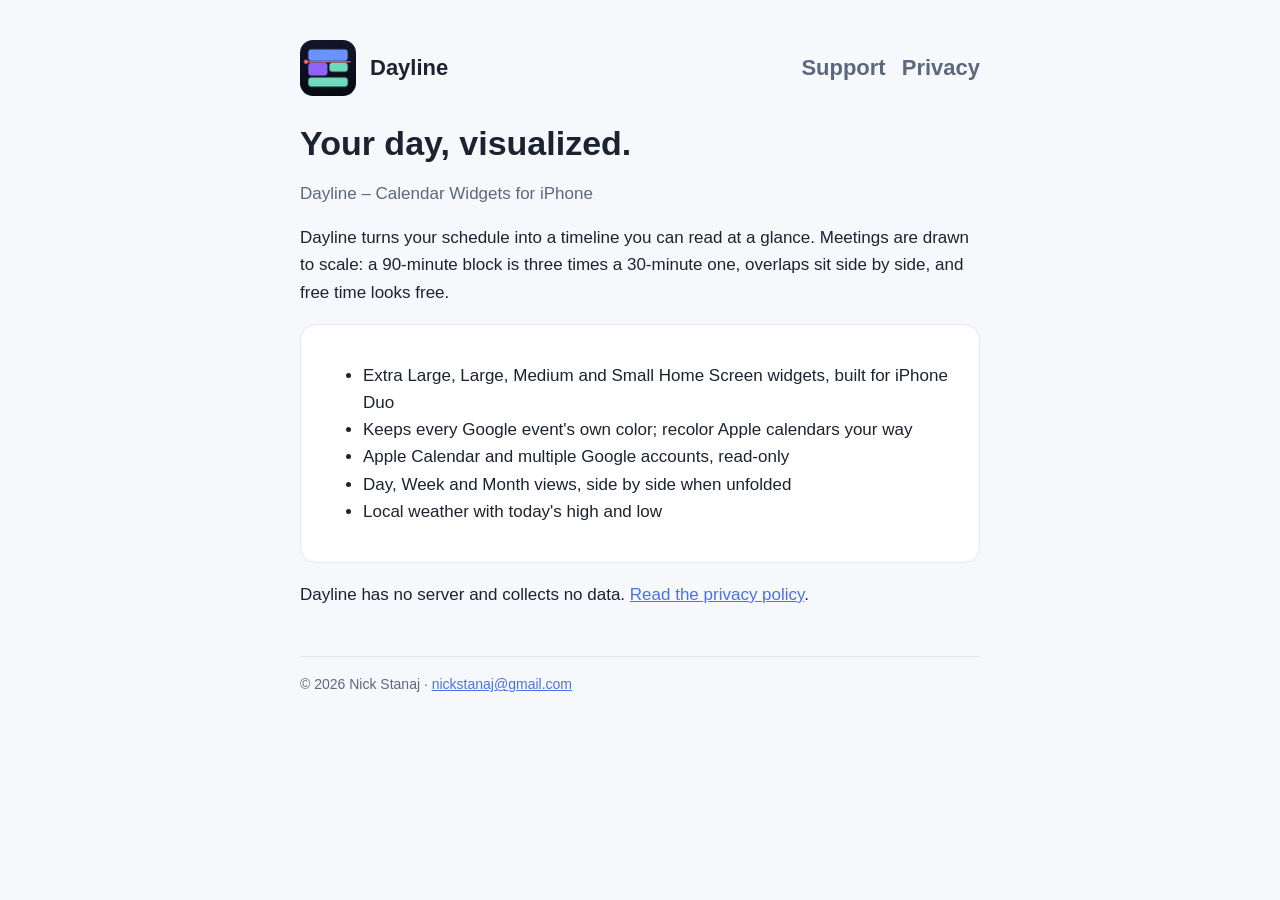
<file: index.html>
<!doctype html><html lang="en"><head><meta charset="utf-8"><meta name="viewport" content="width=device-width,initial-scale=1">
<title>Dayline – Your Day, Visualized</title><meta name="description" content="Dayline draws your day to scale on your iPhone Home Screen."><link rel="stylesheet" href="style.css"><link rel="icon" href="icon.png"></head>
<body><main><header><img src="icon.png" alt=""><a href="./">Dayline</a><nav><a href="support.html">Support</a><a href="privacy.html">Privacy</a></nav></header>
<h1>Your day, visualized.</h1>
<p class="muted">Dayline – Calendar Widgets for iPhone</p>
<p>Dayline turns your schedule into a timeline you can read at a glance. Meetings are drawn to scale: a 90-minute block is three times a 30-minute one, overlaps sit side by side, and free time looks free.</p>
<div class="card"><ul>
<li>Extra Large, Large, Medium and Small Home Screen widgets, built for iPhone Duo</li>
<li>Keeps every Google event's own color; recolor Apple calendars your way</li>
<li>Apple Calendar and multiple Google accounts, read-only</li>
<li>Day, Week and Month views, side by side when unfolded</li>
<li>Local weather with today's high and low</li>
</ul></div>
<p>Dayline has no server and collects no data. <a href="privacy.html">Read the privacy policy</a>.</p>
<footer>© 2026 Nick Stanaj · <a href="mailto:nickstanaj@gmail.com">nickstanaj@gmail.com</a></footer></main></body></html>
</file>
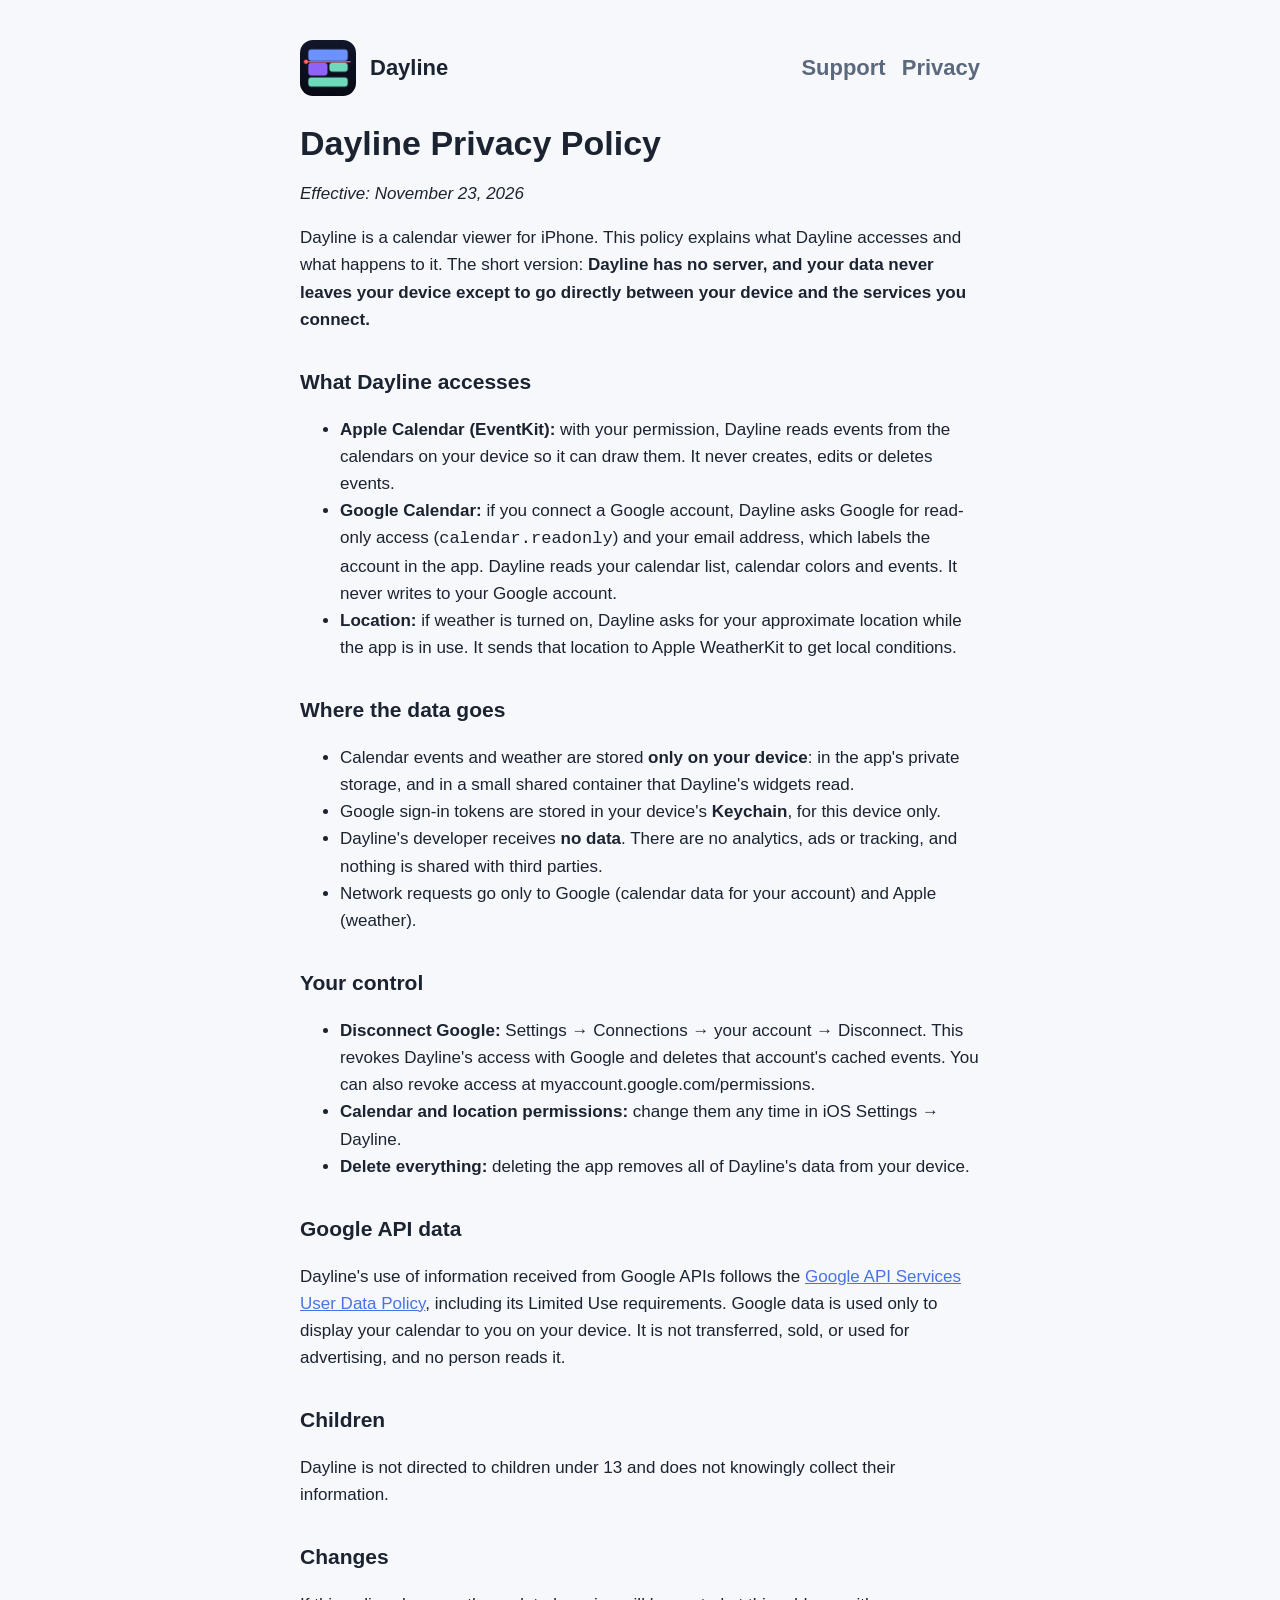
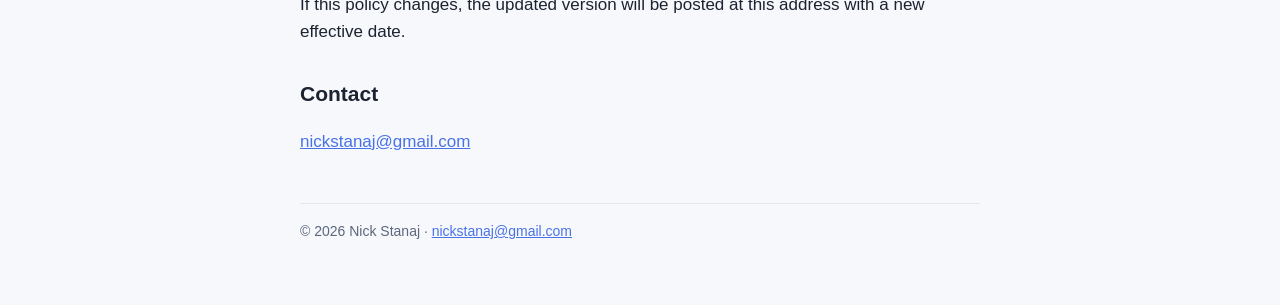
<file: privacy.html>
<!doctype html><html lang="en"><head><meta charset="utf-8"><meta name="viewport" content="width=device-width,initial-scale=1">
<title>Dayline Privacy Policy</title><meta name="description" content="How Dayline handles your data."><link rel="stylesheet" href="style.css"><link rel="icon" href="icon.png"></head>
<body><main><header><img src="icon.png" alt=""><a href="./">Dayline</a><nav><a href="support.html">Support</a><a href="privacy.html">Privacy</a></nav></header>
<h1>Dayline Privacy Policy</h1>
<p><em>Effective: November 23, 2026</em></p>
<p>Dayline is a calendar viewer for iPhone. This policy explains what Dayline accesses and what happens to it. The short version: <strong>Dayline has no server, and your data never leaves your device except to go directly between your device and the services you connect.</strong></p>
<h2>What Dayline accesses</h2>
<ul>
<li><strong>Apple Calendar (EventKit):</strong> with your permission, Dayline reads events from the calendars on your device so it can draw them. It never creates, edits or deletes events.</li>
<li><strong>Google Calendar:</strong> if you connect a Google account, Dayline asks Google for read-only access (<code>calendar.readonly</code>) and your email address, which labels the account in the app. Dayline reads your calendar list, calendar colors and events. It never writes to your Google account.</li>
<li><strong>Location:</strong> if weather is turned on, Dayline asks for your approximate location while the app is in use. It sends that location to Apple WeatherKit to get local conditions.</li>
</ul>
<h2>Where the data goes</h2>
<ul>
<li>Calendar events and weather are stored <strong>only on your device</strong>: in the app's private storage, and in a small shared container that Dayline's widgets read.</li>
<li>Google sign-in tokens are stored in your device's <strong>Keychain</strong>, for this device only.</li>
<li>Dayline's developer receives <strong>no data</strong>. There are no analytics, ads or tracking, and nothing is shared with third parties.</li>
<li>Network requests go only to Google (calendar data for your account) and Apple (weather).</li>
</ul>
<h2>Your control</h2>
<ul>
<li><strong>Disconnect Google:</strong> Settings → Connections → your account → Disconnect. This revokes Dayline's access with Google and deletes that account's cached events. You can also revoke access at myaccount.google.com/permissions.</li>
<li><strong>Calendar and location permissions:</strong> change them any time in iOS Settings → Dayline.</li>
<li><strong>Delete everything:</strong> deleting the app removes all of Dayline's data from your device.</li>
</ul>
<h2>Google API data</h2>
<p>Dayline's use of information received from Google APIs follows the <a href="https://developers.google.com/terms/api-services-user-data-policy">Google API Services User Data Policy</a>, including its Limited Use requirements. Google data is used only to display your calendar to you on your device. It is not transferred, sold, or used for advertising, and no person reads it.</p>
<h2>Children</h2>
<p>Dayline is not directed to children under 13 and does not knowingly collect their information.</p>
<h2>Changes</h2>
<p>If this policy changes, the updated version will be posted at this address with a new effective date.</p>
<h2>Contact</h2>
<p><a href="mailto:nickstanaj@gmail.com">nickstanaj@gmail.com</a></p><footer>© 2026 Nick Stanaj · <a href="mailto:nickstanaj@gmail.com">nickstanaj@gmail.com</a></footer></main></body></html>
</file>
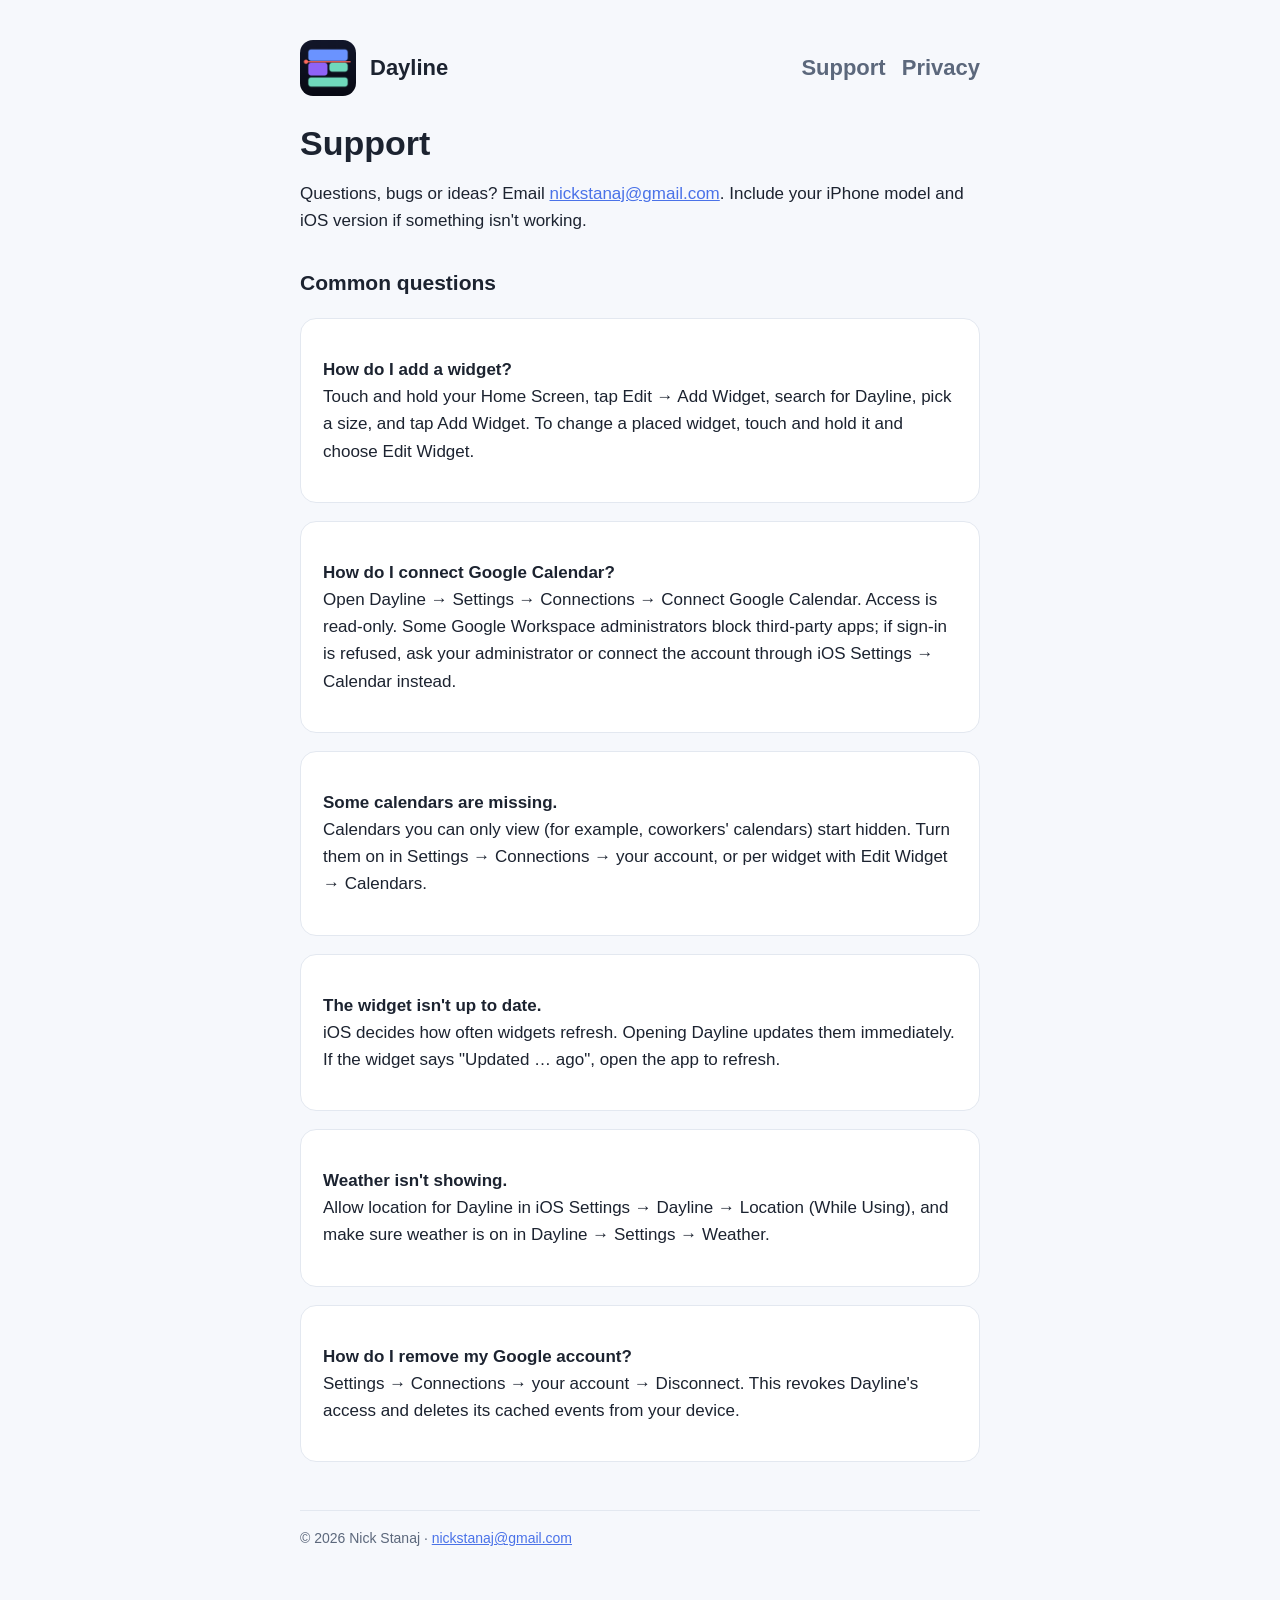
<file: support.html>
<!doctype html><html lang="en"><head><meta charset="utf-8"><meta name="viewport" content="width=device-width,initial-scale=1">
<title>Dayline Support</title><meta name="description" content="Get help with Dayline."><link rel="stylesheet" href="style.css"><link rel="icon" href="icon.png"></head>
<body><main><header><img src="icon.png" alt=""><a href="./">Dayline</a><nav><a href="support.html">Support</a><a href="privacy.html">Privacy</a></nav></header>
<h1>Support</h1>
<p>Questions, bugs or ideas? Email <a href="mailto:nickstanaj@gmail.com?subject=Dayline%20support">nickstanaj@gmail.com</a>. Include your iPhone model and iOS version if something isn't working.</p>
<h2>Common questions</h2>
<div class="card"><p><strong>How do I add a widget?</strong><br>Touch and hold your Home Screen, tap Edit → Add Widget, search for Dayline, pick a size, and tap Add Widget. To change a placed widget, touch and hold it and choose Edit Widget.</p></div>
<div class="card"><p><strong>How do I connect Google Calendar?</strong><br>Open Dayline → Settings → Connections → Connect Google Calendar. Access is read-only. Some Google Workspace administrators block third-party apps; if sign-in is refused, ask your administrator or connect the account through iOS Settings → Calendar instead.</p></div>
<div class="card"><p><strong>Some calendars are missing.</strong><br>Calendars you can only view (for example, coworkers' calendars) start hidden. Turn them on in Settings → Connections → your account, or per widget with Edit Widget → Calendars.</p></div>
<div class="card"><p><strong>The widget isn't up to date.</strong><br>iOS decides how often widgets refresh. Opening Dayline updates them immediately. If the widget says "Updated … ago", open the app to refresh.</p></div>
<div class="card"><p><strong>Weather isn't showing.</strong><br>Allow location for Dayline in iOS Settings → Dayline → Location (While Using), and make sure weather is on in Dayline → Settings → Weather.</p></div>
<div class="card"><p><strong>How do I remove my Google account?</strong><br>Settings → Connections → your account → Disconnect. This revokes Dayline's access and deletes its cached events from your device.</p></div>
<footer>© 2026 Nick Stanaj · <a href="mailto:nickstanaj@gmail.com">nickstanaj@gmail.com</a></footer></main></body></html>
</file>
<file: style.css>
:root{--bg:#F6F8FC;--card:#fff;--text:#1C2330;--muted:#5C687C;--accent:#4A72E8;--line:#E3E8F0}
@media (prefers-color-scheme:dark){:root{--bg:#111722;--card:#182030;--text:#EEF2F8;--muted:#8491A6;--accent:#648DFF;--line:#263044}}
*{box-sizing:border-box}
body{margin:0;background:var(--bg);color:var(--text);font:17px/1.6 -apple-system,BlinkMacSystemFont,"SF Pro Text","Helvetica Neue",Arial,sans-serif}
main{max-width:720px;margin:0 auto;padding:40px 20px 64px}
header{display:flex;align-items:center;gap:14px;margin-bottom:28px}
header img{width:56px;height:56px;border-radius:13px}
header a{color:inherit;text-decoration:none;font-weight:700;font-size:22px}
nav{margin-left:auto;display:flex;gap:16px;font-size:15px}
nav a{color:var(--muted);text-decoration:none}nav a:hover{color:var(--accent)}
h1{font-size:34px;line-height:1.15;margin:0 0 8px}h2{font-size:21px;margin:32px 0 8px}
p,li{color:var(--text)}.muted{color:var(--muted)}
a{color:var(--accent)}
.card{background:var(--card);border:1px solid var(--line);border-radius:16px;padding:20px 22px;margin:18px 0}
footer{margin-top:48px;color:var(--muted);font-size:14px;border-top:1px solid var(--line);padding-top:16px}
</file>
